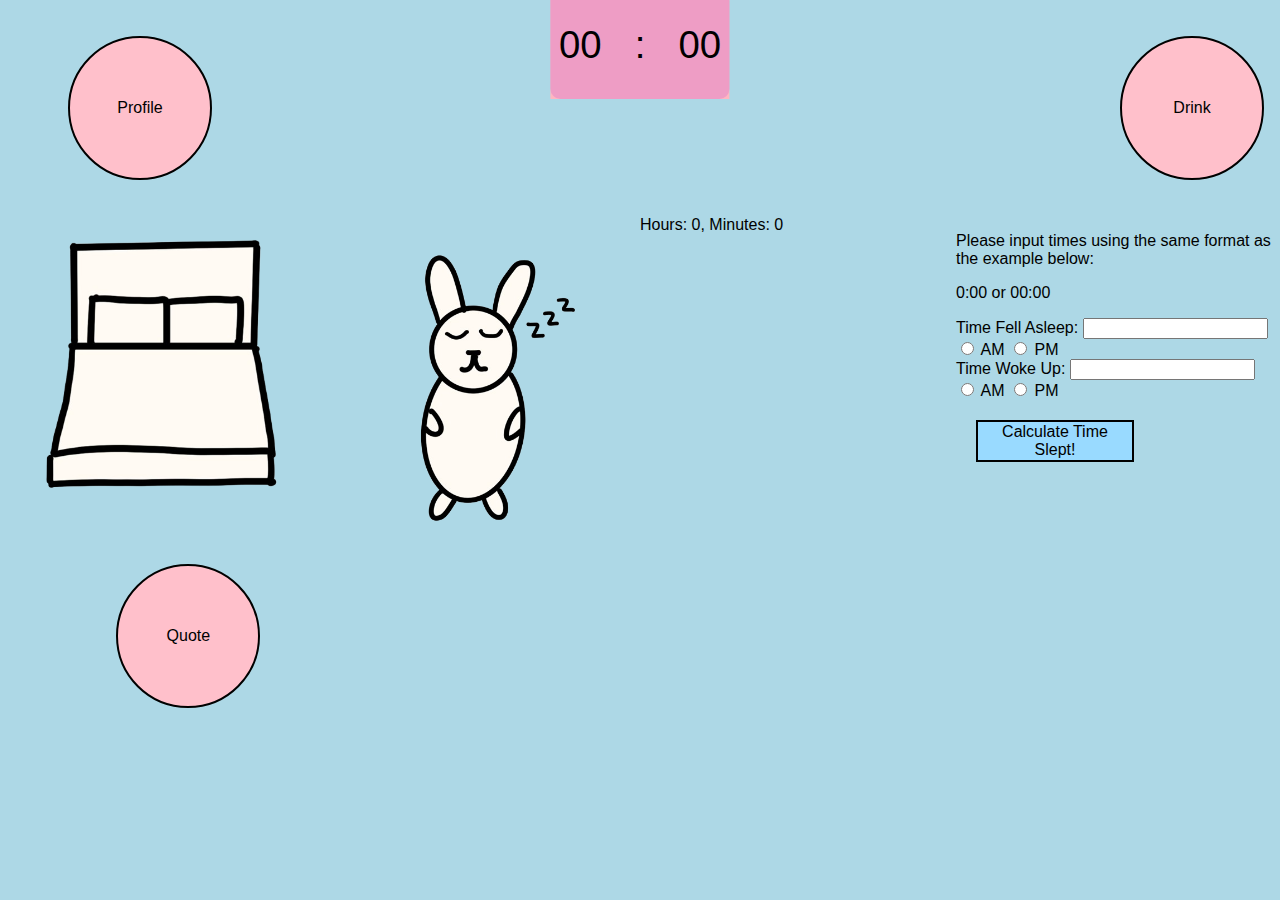
<file: sleep.html>
<!doctype html>
<html lang="en">

<head>
    <link type="text/css" rel="stylesheet" href="styles.css">
    <script src="drink.js"></script> 
    <title>Carrot Care: Sleep</title>
</head>

<body>

<main>

    <!-- Create nav bar with profile button -->
    <nav class="navbar"> 
        <ul class="nav-list">
          <li class="nav-list">
            <button 
              onclick="document.getElementById('profile').style.display='block'"
              class="round-btn" id="profile-btn">
              Profile
            </button>
          </li>

          <!-- Add time to nav list -->
          <li class="nav-list">
            <div class="clock-container">
                <div class='clock'>
                    <span id="hrs">00</span>
                    <span>:</span>
                    <span id="mins">00</span>
                </div>
            </div>
          </li>

          <li class="nav-list">
            
            <!-- Button to go to index or drink page -->
            <a href="./index.html">
              <button class="round-btn" id="sleep-btn">Drink</button>
            </a>
          </li>
        </ul>
      </nav>

        <!-- Create popup -->
        <div id="profile" class="modal" style="display: none;">
          <div class="modal-content">
        
            <header class="modal-header">
                <span 
                    onclick="document.getElementById('profile').style.display='none'"
                    class="close-btn">&times;
                </span>
                <h2 id="profile-text">Profile</h2>
            </header>
        
            <div class="profile-content">
                <!-- Input for bunny's name -->
                <form id="name-input" onsubmit="return false;">
                    <strong id="name-text">Name your bunny!</strong><br>
                    <text>You can always update this later.</text><br><br>
                    <input type="text" id="bunny-input" placeholder="New Name"/>
                    <input type="submit" value="Save" class="submit-btn" onclick="save_name();"/>
                </form>
                <div class="bun-name">
                    <p>Bunny Name:</p>
                    <p id="bunny-name">Bunny</p>
                </div>
      
            </div>
          </div>
        </div>

        <!-- Format layout into four columns -->
        <div class="row">
        <!-- Bed image -->
        <div class="column">
            <!-- <img id="couch" src="https://static.vecteezy.com/system/resources/previews/047/920/640/non_2x/modern-pink-bed-isolated-on-a-transparent-background-free-png.png" alt="bed"> -->
            <img id="couch" src="./images/Bed.png" alt="bed">
        </div>
        <!-- Bunny image -->
        <div class="column">
            <!-- <img id="bunny" src="https://t4.ftcdn.net/jpg/05/71/77/01/360_F_571770110_Ma0yElFc0Tpn1nWKOolJa3nvx0VIIG0F.jpg" alt="bunny"> -->
            <img id="bunny" src="./images/Sleeping_Bunny.png" alt="bunny">
        </div>
        <!-- Calcuation information -->
        <div class="column">
            <output for="asleep wokeup">Hours: 0, Minutes: 0</output>
        </div>
        <!-- Input for sleep times -->
        <div class="column">
            <p>Please input times using the same format as the example below:</p>
            <p>0:00 or 00:00</p>
            <form>
                <label for="asleep">Time Fell Asleep:</label>
                <input type="text" id="asleep" name="asleep"><br>
                <input type="radio" name="one" value="AM">
                <label for="am">AM</label>
                <input type="radio" name="one" value="PM">
                <label for="pm">PM</label>
            </form>
            <form>
                <label for="wokeup">Time Woke Up:</label>
                <input type="text" id="wokeup" name="wokeup"><br>
                <input type="radio" name="two" value="AM">
                <label for="am">AM</label>
                <input type="radio" name="two" value="AM">
                <label for="pm">PM</label>
            </form>
            <button onclick="calculateSleep()">Calculate Time Slept!</button>
        </div>
    </div>

    <!-- Quotes button -->
    <div class="quote-container">
        <button class="round-btn" id="quote-btn" onclick="makeAPICall()">
          Quote
        </button>

      
        <p id="quote"></p>
      </div>

</main>

<!-- Functionality for time -->
<script>
    let hrs = document.getElementById("hrs")
    let mins = document.getElementById("mins")

    setInterval(()=> {
        let currentTime = new Date();
        var hours = currentTime.getHours();
        if (hours > 12) {
            hours -= 12;
        } else if (hours === 0) {
            hours = 12;}
        hrs.innerHTML = hours;
        mins.innerHTML = (currentTime.getMinutes()<10?"0":"") + currentTime.getMinutes();
    }, 1000)

  </script>
</body>

</html>
</file>
<file: styles.css>
/* Set font for body text */
body {
    font-family: "Lucida Sans Unicode", "Lucida Grande", sans-serif;
    background-color: lightblue;
    font-size: 3vw 3vh;
}

/* Set style for header 2 */
h2 {
    font-family: "Lucida Sans Unicode", "Lucida Grande", sans-serif;
    font-size: 3vh;
    color: rgb(0, 0, 0);
    text-align: center;
}

/* Create column */
.column {
    float: left;
    width: 25%;
}

/* Create row */
.row:after {
    content: "";
    display: table;
    clear: both;
}

/* Sizing for couch image */
#couch {
    display: block;
    margin-left: auto;
    margin-right: auto;
    width: 100%;
}

/* Sizing for bunny image */
#bunny {
    display: block;
    margin-left: auto;
    margin-right: auto;
    width: 70%;
}

/* Sizing and color for cup */
#cup {
    left: 20px;
    top: 40px;
    height: 360px;
    width: 100px;
    background: #a7bbf5;
    margin-left: auto;
    margin-right: auto;
    border: 2px solid #000000;
}

/* Transition and color for liquid */
#liquid {
    transition: height 1s;
    left: 0px;
    bottom: 0px;
    height: 360px;
    width: 100px;
    background: white;
}

/* Button style */
button, button:visited {
    display: block;
    margin-left: auto;
    margin-right: auto;
    font-family: "Lucida Sans Unicode", "Lucida Grande", sans-serif;;
    font-size: 100%;
    width: 50%;
    height: 100%;
    background-color: #99daff;
    color: rgb(0, 0, 0);
    border: 2px solid #000000;
    margin: 20px;
}

/* Change color of button when hovering */
button:hover {
    background-color: #66a8ce;
}

/* Layout for nav list */
.nav-list {
    display: flex;
    list-style: none;
}

/* Layout for sleep button */
#sleep-btn {
    position: fixed;
    margin-right: 0px;
    right: 16px;
}

/* Style for round button */
.round-btn {
    height: 16vh;
    width: 16vh;
    aspect-ratio: 1;
    border-radius: 50%;
    display: grid;
    place-items: center;
    padding: 0 2em;
    background-color: pink;
}

/* Text for round button */
.round-btn.text {
    font-size: 1vw;
}

/* Change color of round button when hovering */
.round-btn:hover {
    cursor: pointer;
    background-color: rgb(245, 162, 176);
}

/* Modal style */
.modal {
    display: none; 
    position: fixed; 
    z-index: 1; 
    left: 0;
    top: 0;
    width: 100%; 
    height: 100%; 
    overflow: auto; 
    background-color: rgb(0,0,0); 
    background-color: rgba(0,0,0,0.4); 
}

/* Layout of popup */
.modal-content {
    background-color: #fefefe;
    margin: 15% auto; 
    padding: 20px;
    /* border: 1px solid #888; */
    height: 56vh;
    width: 60vw; 
}

/* Layout for  */
#profile-text{
    font-size: 3vw;
    padding: 0px;
    margin: 0px;
}

/* Reverts cursor to default */
#profile-text:hover {
    cursor: default;
}

/* Layout for profile content */
.profile-content {
    align-items: center;
    height: 60%;
    width: 80%;
}

/* Layout for the name input */
#name-input{
    align-items: center;
    height: 100%;
    width: 80%;
    padding: 2%;
    font-size: 2vw;
}

/* Center the popup */
.modal-content {
    align-items: center;
}

/* Style for submit button */
.submit-btn {
    border-radius: 50%;
    height: 8vh;
    width: 8vw;
    background: #c8b9ff;
    color: #fff;
    border: 1px solid #eee;
    border-radius: 20px;
    box-shadow: 5px 5px 5px #eee;
    text-shadow: none;
}

/* Text size for bunny name */
#bunny-name {
    font-size: 4vh;
}

/* Change color of submit button when hovering */
.submit-btn:hover {
    background: #6501bc;
    color: #fff;
    border: 1px solid #eee;
    border-radius: 20px;
    box-shadow: 5px 5px 5px #eee;
    text-shadow: none;
    cursor: pointer;
}

/* Layout for close button */
.close-btn {
    color: #aaa;
    float: right;
    font-size: 28px;
    font-weight: bold;
}

/* Layout for when hovering over close button */
.close-btn:hover,
.close-btn:focus {
    color: black;
    text-decoration: none;
    cursor: pointer;
}

/* Style for box around clock */
.clock-container{
    width: 14vw;
    height: 12vh;
    position: absolute;
    top: 5%;
    left: 50%;
    transform: translate(-50%, -50%);
    background-color: lightpink;
}

/* Style for the clock istelf */
.clock{
    width: 100%;
    height: 100%;
    background: rgba(216, 126, 204, 0.444);
    border-radius: 10px;
    display: flex;
    align-items: center;
    justify-content: center;
}

/* More styling for clock */
.clock span{
    font-size: 3vw;
    width: 60px;
    display: inline-block;
    text-align: center;
    position: relative;
}

/* Style for quotes */
.quote-container {
    width: 42vw;
    height: 16vh;
    display: flex;
    justify-content: space-around;
    align-items: center;
}

/* Bunny name style */
.bun-name {
    width: 26vw;
    display: flex;
    align-items: center;
    justify-content: space-around;
    /* margin: 20px; */
}

  @media only screen and (max-width: 768px){
    /* body {
      background-color: lightblue;
    } */
    #couch {
        display: none;
    }
  }

/* changes cursor to default when hovering over text in the profile modal */
.prof-text:hover {
    cursor: default;
}
</file>
